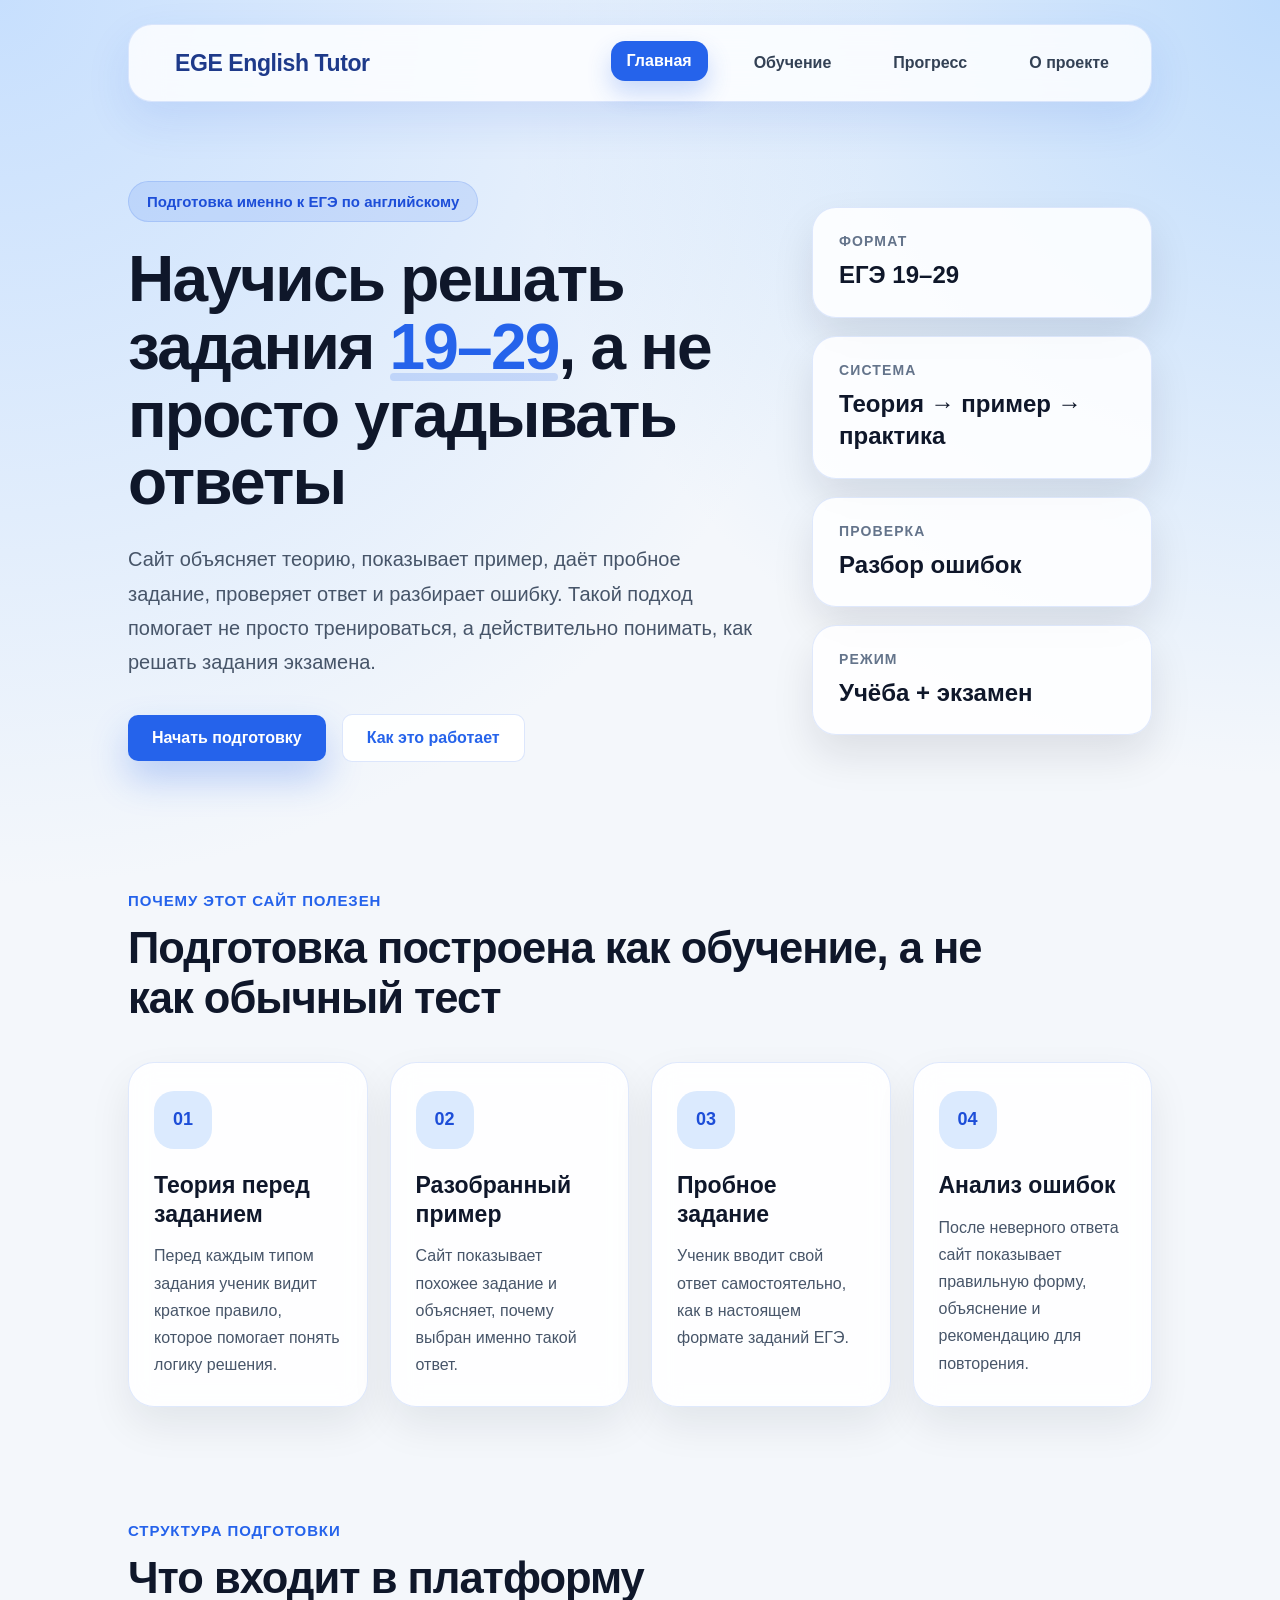
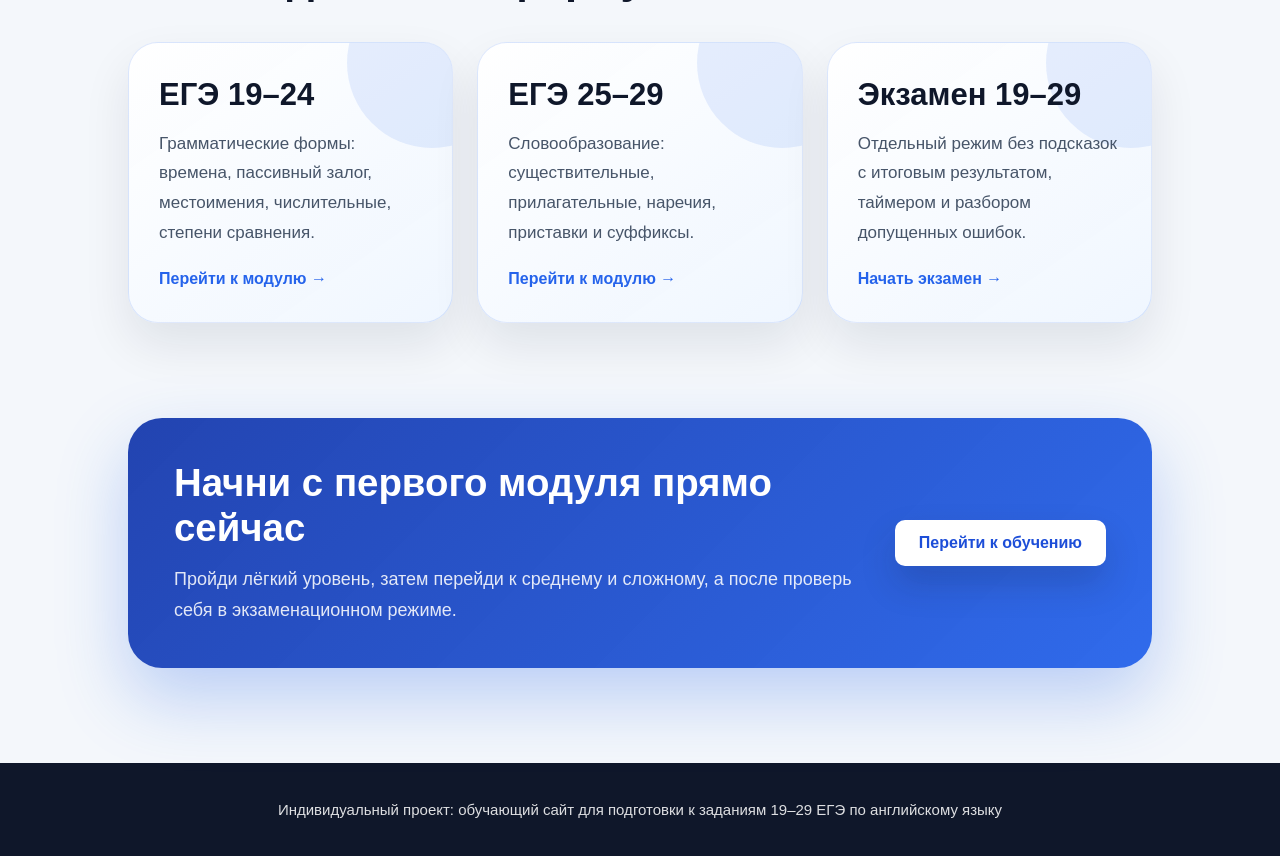
<file: index.html>
<!DOCTYPE html>
<html lang="ru">
<head>
  <meta charset="UTF-8" />
  <meta name="viewport" content="width=device-width, initial-scale=1.0" />
  <title>EGE English Tutor — подготовка к ЕГЭ 19–29</title>
  <link rel="stylesheet" href="style.css" />
</head>
<body class="home-page">

  <header class="main-header">
    <nav class="main-nav">
      <a class="logo" href="index.html">EGE English Tutor</a>

      <div class="nav-links">
        <a href="index.html" class="active-link">Главная</a>
        <a href="training.html">Обучение</a>
        <a href="progress.html">Прогресс</a>
        <a href="about.html">О проекте</a>
      </div>
    </nav>
  </header>

  <main>
    <section class="home-hero">
      <div class="home-hero-text">
        <span class="hero-label">Подготовка именно к ЕГЭ по английскому</span>

        <h1>
          Научись решать задания
          <span>19–29</span>, а не просто угадывать ответы
        </h1>

        <p>
          Сайт объясняет теорию, показывает пример, даёт пробное задание,
          проверяет ответ и разбирает ошибку. Такой подход помогает не просто
          тренироваться, а действительно понимать, как решать задания экзамена.
        </p>

        <div class="home-actions">
          <a href="training.html" class="btn hero-main-btn">
            Начать подготовку
          </a>

          <a href="#features" class="btn hero-secondary-btn">
            Как это работает
          </a>
        </div>
      </div>

      <div class="home-hero-card">
        <div class="mini-stat-card">
          <span>Формат</span>
          <strong>ЕГЭ 19–29</strong>
        </div>

        <div class="mini-stat-card">
          <span>Система</span>
          <strong>Теория → пример → практика</strong>
        </div>

        <div class="mini-stat-card">
          <span>Проверка</span>
          <strong>Разбор ошибок</strong>
        </div>

        <div class="mini-stat-card">
          <span>Режим</span>
          <strong>Учёба + экзамен</strong>
        </div>
      </div>
    </section>

    <section class="home-section" id="features">
      <div class="section-heading">
        <span>Почему этот сайт полезен</span>
        <h2>Подготовка построена как обучение, а не как обычный тест</h2>
      </div>

      <div class="features-grid">
        <article class="feature-card">
          <div class="feature-number">01</div>
          <h3>Теория перед заданием</h3>
          <p>
            Перед каждым типом задания ученик видит краткое правило,
            которое помогает понять логику решения.
          </p>
        </article>

        <article class="feature-card">
          <div class="feature-number">02</div>
          <h3>Разобранный пример</h3>
          <p>
            Сайт показывает похожее задание и объясняет, почему выбран
            именно такой ответ.
          </p>
        </article>

        <article class="feature-card">
          <div class="feature-number">03</div>
          <h3>Пробное задание</h3>
          <p>
            Ученик вводит свой ответ самостоятельно, как в настоящем
            формате заданий ЕГЭ.
          </p>
        </article>

        <article class="feature-card">
          <div class="feature-number">04</div>
          <h3>Анализ ошибок</h3>
          <p>
            После неверного ответа сайт показывает правильную форму,
            объяснение и рекомендацию для повторения.
          </p>
        </article>
      </div>
    </section>

    <section class="home-section learning-route">
      <div class="section-heading">
        <span>Структура подготовки</span>
        <h2>Что входит в платформу</h2>
      </div>

      <div class="route-grid">
        <div class="route-card">
          <h3>ЕГЭ 19–24</h3>
          <p>
            Грамматические формы: времена, пассивный залог, местоимения,
            числительные, степени сравнения.
          </p>
          <a href="training.html" class="text-link">Перейти к модулю →</a>
        </div>

        <div class="route-card">
          <h3>ЕГЭ 25–29</h3>
          <p>
            Словообразование: существительные, прилагательные, наречия,
            приставки и суффиксы.
          </p>
          <a href="training.html" class="text-link">Перейти к модулю →</a>
        </div>

        <div class="route-card">
          <h3>Экзамен 19–29</h3>
          <p>
            Отдельный режим без подсказок с итоговым результатом,
            таймером и разбором допущенных ошибок.
          </p>
          <a href="training.html" class="text-link">Начать экзамен →</a>
        </div>
      </div>
    </section>

    <section class="home-cta">
      <div>
        <h2>Начни с первого модуля прямо сейчас</h2>
        <p>
          Пройди лёгкий уровень, затем перейди к среднему и сложному,
          а после проверь себя в экзаменационном режиме.
        </p>
      </div>

      <a href="training.html" class="btn hero-main-btn">
        Перейти к обучению
      </a>
    </section>
  </main>

  <footer class="main-footer">
    <p>
      Индивидуальный проект: обучающий сайт для подготовки к заданиям
      19–29 ЕГЭ по английскому языку
    </p>
  </footer>

</body>
</html>
</file>
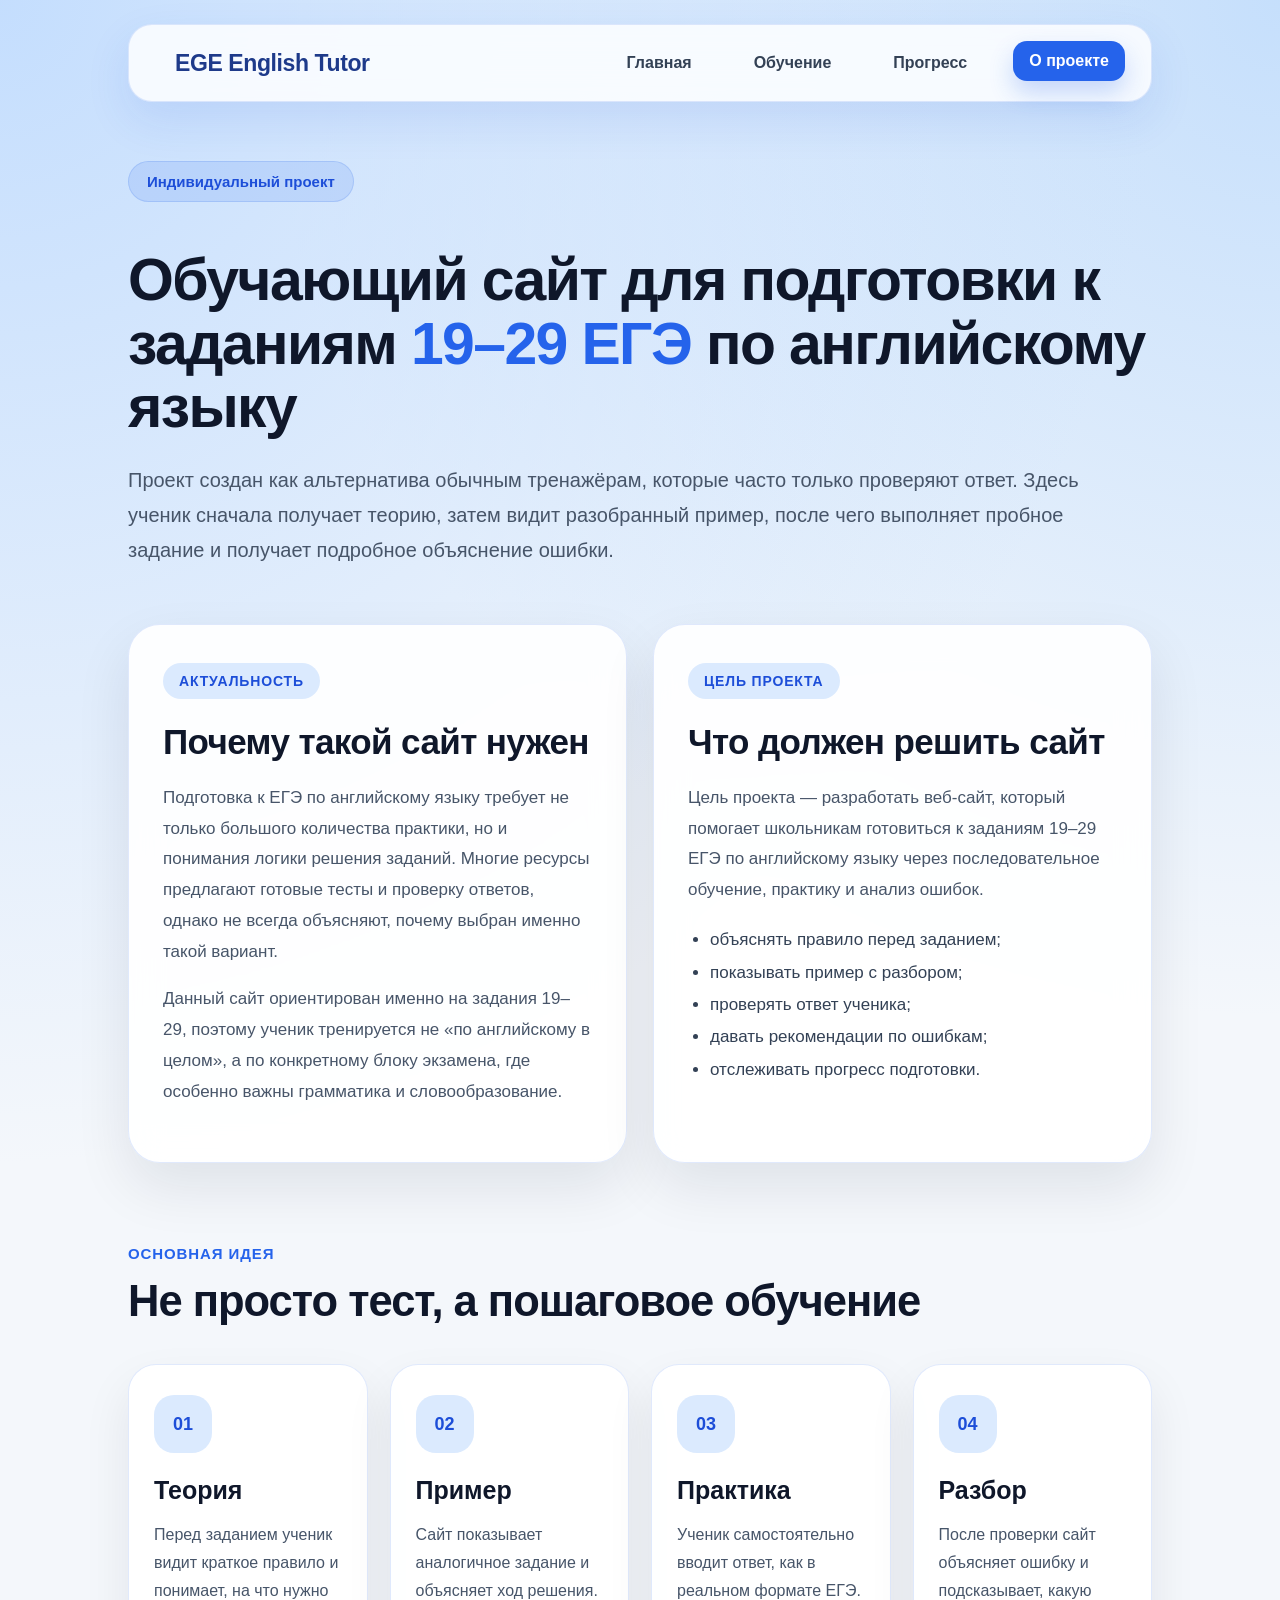
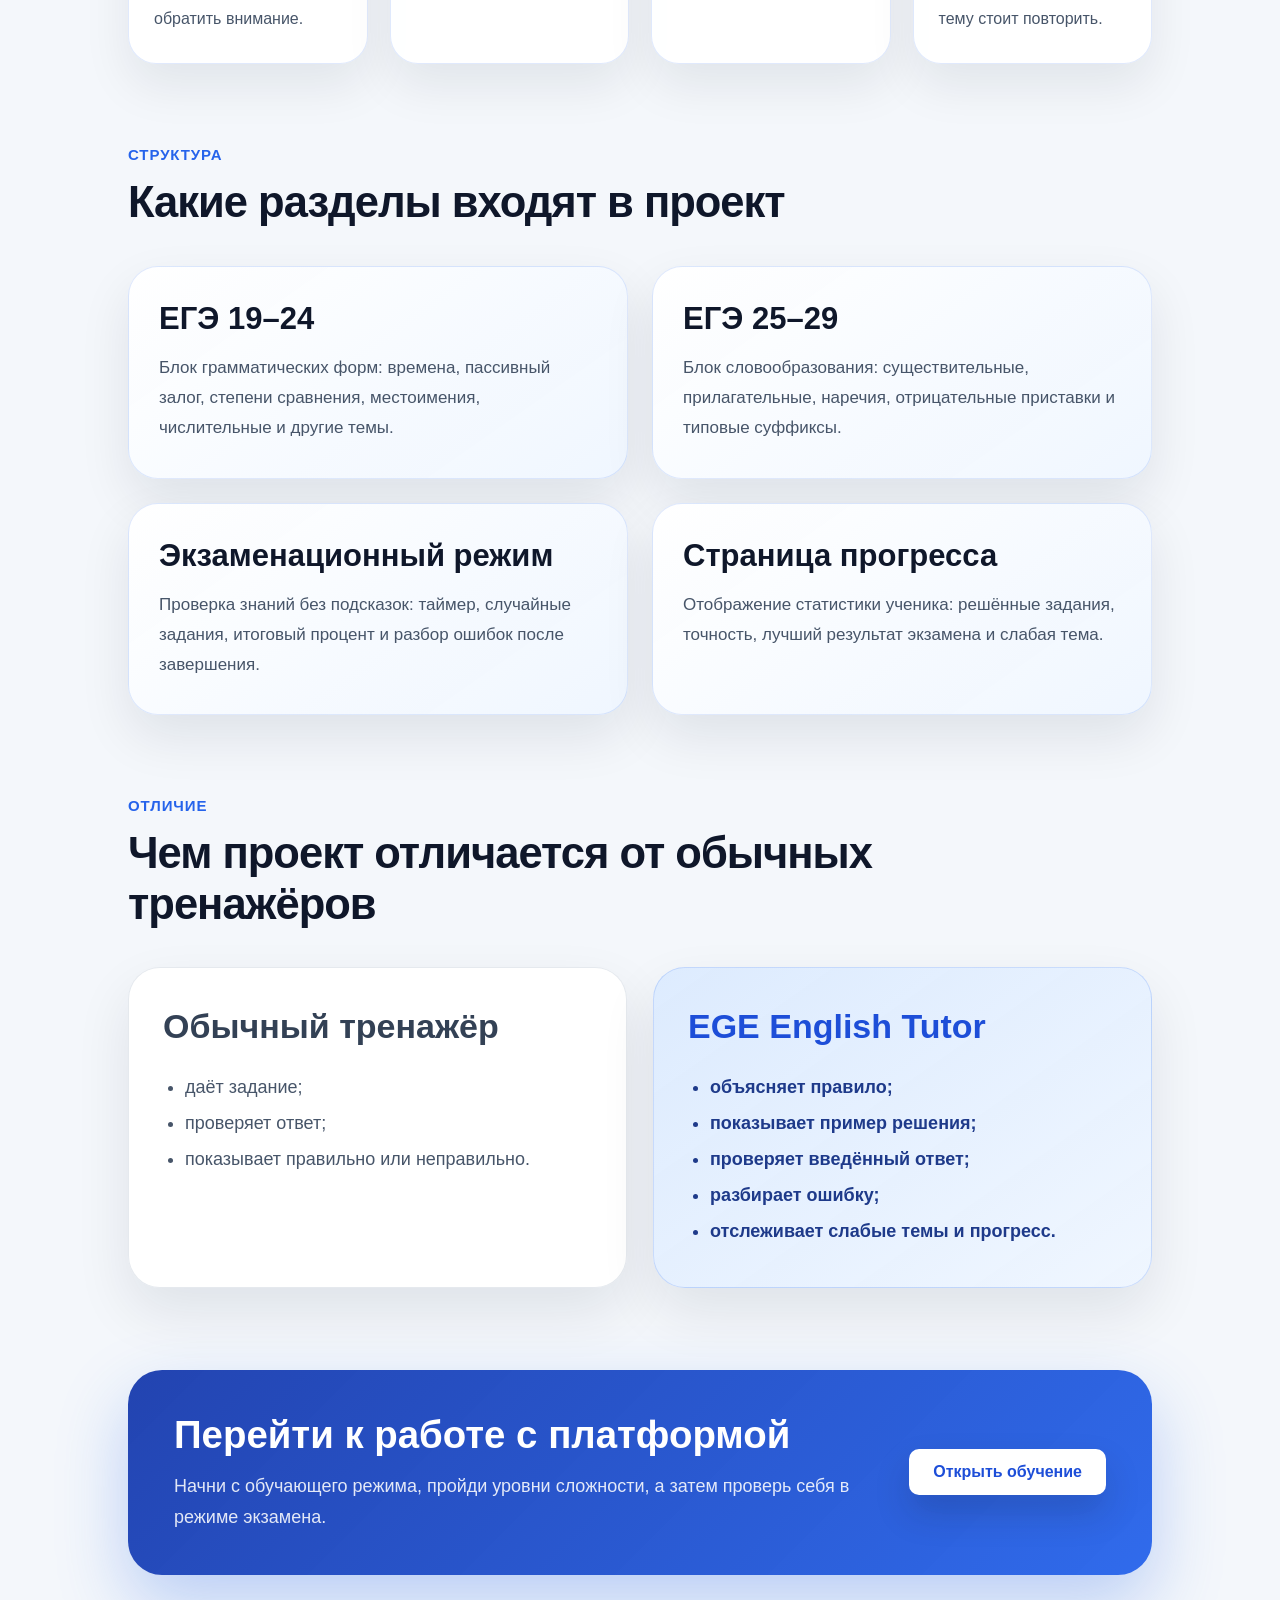
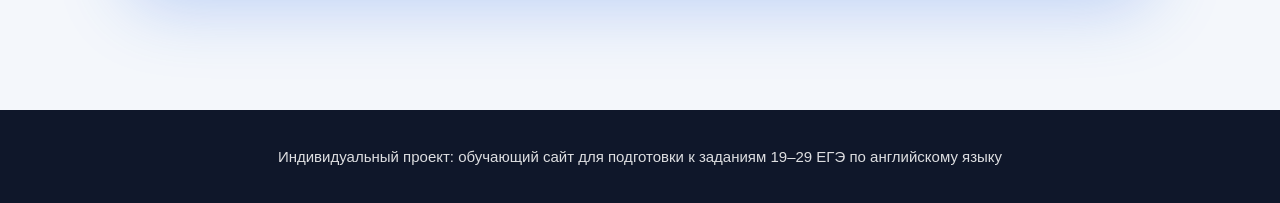
<file: about.html>
<!DOCTYPE html>
<html lang="ru">
<head>
  <meta charset="UTF-8" />
  <meta name="viewport" content="width=device-width, initial-scale=1.0" />
  <title>О проекте — EGE English Tutor</title>
  <link rel="stylesheet" href="style.css" />
</head>
<body class="about-page">

  <header class="main-header">
    <nav class="main-nav">
      <a class="logo" href="index.html">EGE English Tutor</a>

      <div class="nav-links">
        <a href="index.html">Главная</a>
        <a href="training.html">Обучение</a>
        <a href="progress.html">Прогресс</a>
        <a href="about.html" class="active-link">О проекте</a>
      </div>
    </nav>
  </header>

  <main class="about-main">
    <section class="about-hero">
      <span class="hero-label">Индивидуальный проект</span>

      <h1>
        Обучающий сайт для подготовки к заданиям
        <span>19–29 ЕГЭ</span> по английскому языку
      </h1>

      <p>
        Проект создан как альтернатива обычным тренажёрам, которые часто
        только проверяют ответ. Здесь ученик сначала получает теорию,
        затем видит разобранный пример, после чего выполняет пробное задание
        и получает подробное объяснение ошибки.
      </p>
    </section>

    <section class="about-grid">
      <article class="about-card">
        <div class="about-card-label">Актуальность</div>
        <h2>Почему такой сайт нужен</h2>
        <p>
          Подготовка к ЕГЭ по английскому языку требует не только большого
          количества практики, но и понимания логики решения заданий.
          Многие ресурсы предлагают готовые тесты и проверку ответов,
          однако не всегда объясняют, почему выбран именно такой вариант.
        </p>
        <p>
          Данный сайт ориентирован именно на задания 19–29, поэтому ученик
          тренируется не «по английскому в целом», а по конкретному блоку
          экзамена, где особенно важны грамматика и словообразование.
        </p>
      </article>

      <article class="about-card">
        <div class="about-card-label">Цель проекта</div>
        <h2>Что должен решить сайт</h2>
        <p>
          Цель проекта — разработать веб-сайт, который помогает школьникам
          готовиться к заданиям 19–29 ЕГЭ по английскому языку через
          последовательное обучение, практику и анализ ошибок.
        </p>
        <ul>
          <li>объяснять правило перед заданием;</li>
          <li>показывать пример с разбором;</li>
          <li>проверять ответ ученика;</li>
          <li>давать рекомендации по ошибкам;</li>
          <li>отслеживать прогресс подготовки.</li>
        </ul>
      </article>
    </section>

    <section class="about-section">
      <div class="section-heading">
        <span>Основная идея</span>
        <h2>Не просто тест, а пошаговое обучение</h2>
      </div>

      <div class="method-steps">
        <div class="method-step">
          <strong>01</strong>
          <h3>Теория</h3>
          <p>
            Перед заданием ученик видит краткое правило и понимает,
            на что нужно обратить внимание.
          </p>
        </div>

        <div class="method-step">
          <strong>02</strong>
          <h3>Пример</h3>
          <p>
            Сайт показывает аналогичное задание и объясняет ход решения.
          </p>
        </div>

        <div class="method-step">
          <strong>03</strong>
          <h3>Практика</h3>
          <p>
            Ученик самостоятельно вводит ответ, как в реальном формате ЕГЭ.
          </p>
        </div>

        <div class="method-step">
          <strong>04</strong>
          <h3>Разбор</h3>
          <p>
            После проверки сайт объясняет ошибку и подсказывает,
            какую тему стоит повторить.
          </p>
        </div>
      </div>
    </section>

    <section class="about-section modules-about">
      <div class="section-heading">
        <span>Структура</span>
        <h2>Какие разделы входят в проект</h2>
      </div>

      <div class="about-modules-grid">
        <article class="about-module-card">
          <h3>ЕГЭ 19–24</h3>
          <p>
            Блок грамматических форм: времена, пассивный залог,
            степени сравнения, местоимения, числительные и другие темы.
          </p>
        </article>

        <article class="about-module-card">
          <h3>ЕГЭ 25–29</h3>
          <p>
            Блок словообразования: существительные, прилагательные,
            наречия, отрицательные приставки и типовые суффиксы.
          </p>
        </article>

        <article class="about-module-card">
          <h3>Экзаменационный режим</h3>
          <p>
            Проверка знаний без подсказок: таймер, случайные задания,
            итоговый процент и разбор ошибок после завершения.
          </p>
        </article>

        <article class="about-module-card">
          <h3>Страница прогресса</h3>
          <p>
            Отображение статистики ученика: решённые задания, точность,
            лучший результат экзамена и слабая тема.
          </p>
        </article>
      </div>
    </section>

    <section class="about-section comparison-section">
      <div class="section-heading">
        <span>Отличие</span>
        <h2>Чем проект отличается от обычных тренажёров</h2>
      </div>

      <div class="comparison-grid">
        <div class="comparison-card simple-trainer">
          <h3>Обычный тренажёр</h3>
          <ul>
            <li>даёт задание;</li>
            <li>проверяет ответ;</li>
            <li>показывает правильно или неправильно.</li>
          </ul>
        </div>

        <div class="comparison-card smart-trainer">
          <h3>EGE English Tutor</h3>
          <ul>
            <li>объясняет правило;</li>
            <li>показывает пример решения;</li>
            <li>проверяет введённый ответ;</li>
            <li>разбирает ошибку;</li>
            <li>отслеживает слабые темы и прогресс.</li>
          </ul>
        </div>
      </div>
    </section>

    <section class="home-cta about-cta">
      <div>
        <h2>Перейти к работе с платформой</h2>
        <p>
          Начни с обучающего режима, пройди уровни сложности,
          а затем проверь себя в режиме экзамена.
        </p>
      </div>

      <a href="training.html" class="btn hero-main-btn">
        Открыть обучение
      </a>
    </section>
  </main>

  <footer class="main-footer">
    <p>
      Индивидуальный проект: обучающий сайт для подготовки к заданиям
      19–29 ЕГЭ по английскому языку
    </p>
  </footer>

</body>
</html>
</file>
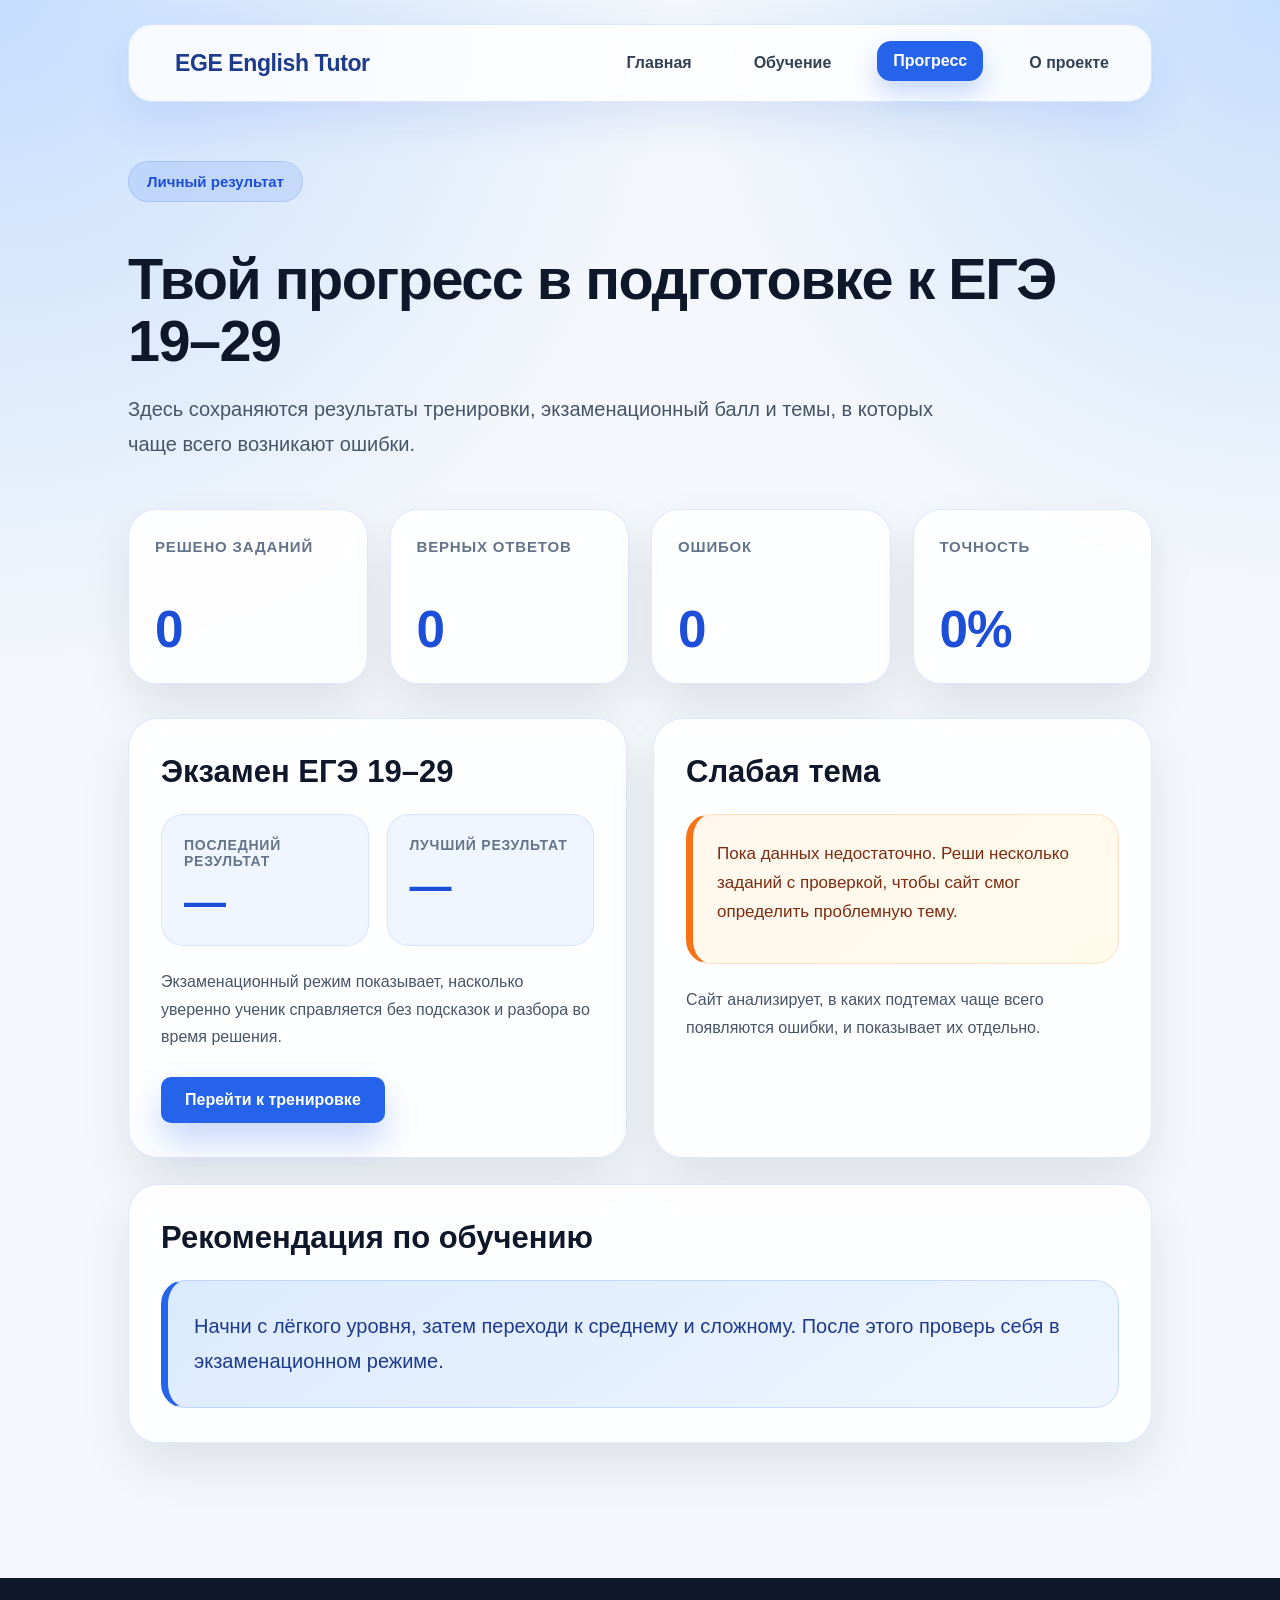
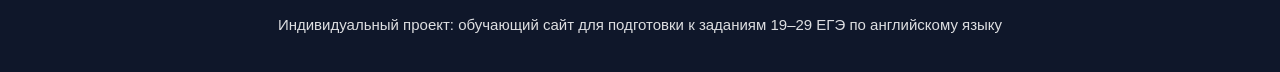
<file: progress.html>
<!DOCTYPE html>
<html lang="ru">
<head>
  <meta charset="UTF-8" />
  <meta name="viewport" content="width=device-width, initial-scale=1.0" />
  <title>Прогресс — EGE English Tutor</title>
  <link rel="stylesheet" href="style.css" />
</head>
<body class="progress-page">

  <header class="main-header">
    <nav class="main-nav">
      <a class="logo" href="index.html">EGE English Tutor</a>

      <div class="nav-links">
        <a href="index.html">Главная</a>
        <a href="training.html">Обучение</a>
        <a href="progress.html" class="active-link">Прогресс</a>
        <a href="about.html">О проекте</a>
      </div>
    </nav>
  </header>

  <main class="progress-main">
    <section class="progress-hero">
      <span class="hero-label">Личный результат</span>

      <h1>Твой прогресс в подготовке к ЕГЭ 19–29</h1>

      <p>
        Здесь сохраняются результаты тренировки, экзаменационный балл
        и темы, в которых чаще всего возникают ошибки.
      </p>
    </section>

    <section class="progress-dashboard">
      <div class="stats-grid">
        <article class="big-stat-card">
          <span>Решено заданий</span>
          <strong id="progress-total">0</strong>
        </article>

        <article class="big-stat-card">
          <span>Верных ответов</span>
          <strong id="progress-correct">0</strong>
        </article>

        <article class="big-stat-card">
          <span>Ошибок</span>
          <strong id="progress-wrong">0</strong>
        </article>

        <article class="big-stat-card">
          <span>Точность</span>
          <strong id="progress-accuracy">0%</strong>
        </article>
      </div>
    </section>

    <section class="progress-columns">
      <div class="progress-panel">
        <h2>Экзамен ЕГЭ 19–29</h2>

        <div class="exam-results-grid">
          <div class="result-mini-card">
            <span>Последний результат</span>
            <strong id="progress-last-exam">—</strong>
          </div>

          <div class="result-mini-card">
            <span>Лучший результат</span>
            <strong id="progress-best-exam">—</strong>
          </div>
        </div>

        <p class="panel-note">
          Экзаменационный режим показывает, насколько уверенно ученик
          справляется без подсказок и разбора во время решения.
        </p>

        <a href="training.html" class="btn hero-main-btn">
          Перейти к тренировке
        </a>
      </div>

      <div class="progress-panel">
        <h2>Слабая тема</h2>

        <div id="weak-topic-progress" class="weak-topic-display">
          Пока данных недостаточно. Реши несколько заданий с проверкой,
          чтобы сайт смог определить проблемную тему.
        </div>

        <p class="panel-note">
          Сайт анализирует, в каких подтемах чаще всего появляются ошибки,
          и показывает их отдельно.
        </p>
      </div>
    </section>

    <section class="progress-panel recommendations-panel">
      <h2>Рекомендация по обучению</h2>

      <div id="learning-recommendation" class="learning-recommendation">
        Начни с лёгкого уровня, затем переходи к среднему и сложному.
        После этого проверь себя в экзаменационном режиме.
      </div>
    </section>
  </main>

  <footer class="main-footer">
    <p>
      Индивидуальный проект: обучающий сайт для подготовки к заданиям
      19–29 ЕГЭ по английскому языку
    </p>
  </footer>

  <script src="progress.js"></script>
</body>
</html>
</file>
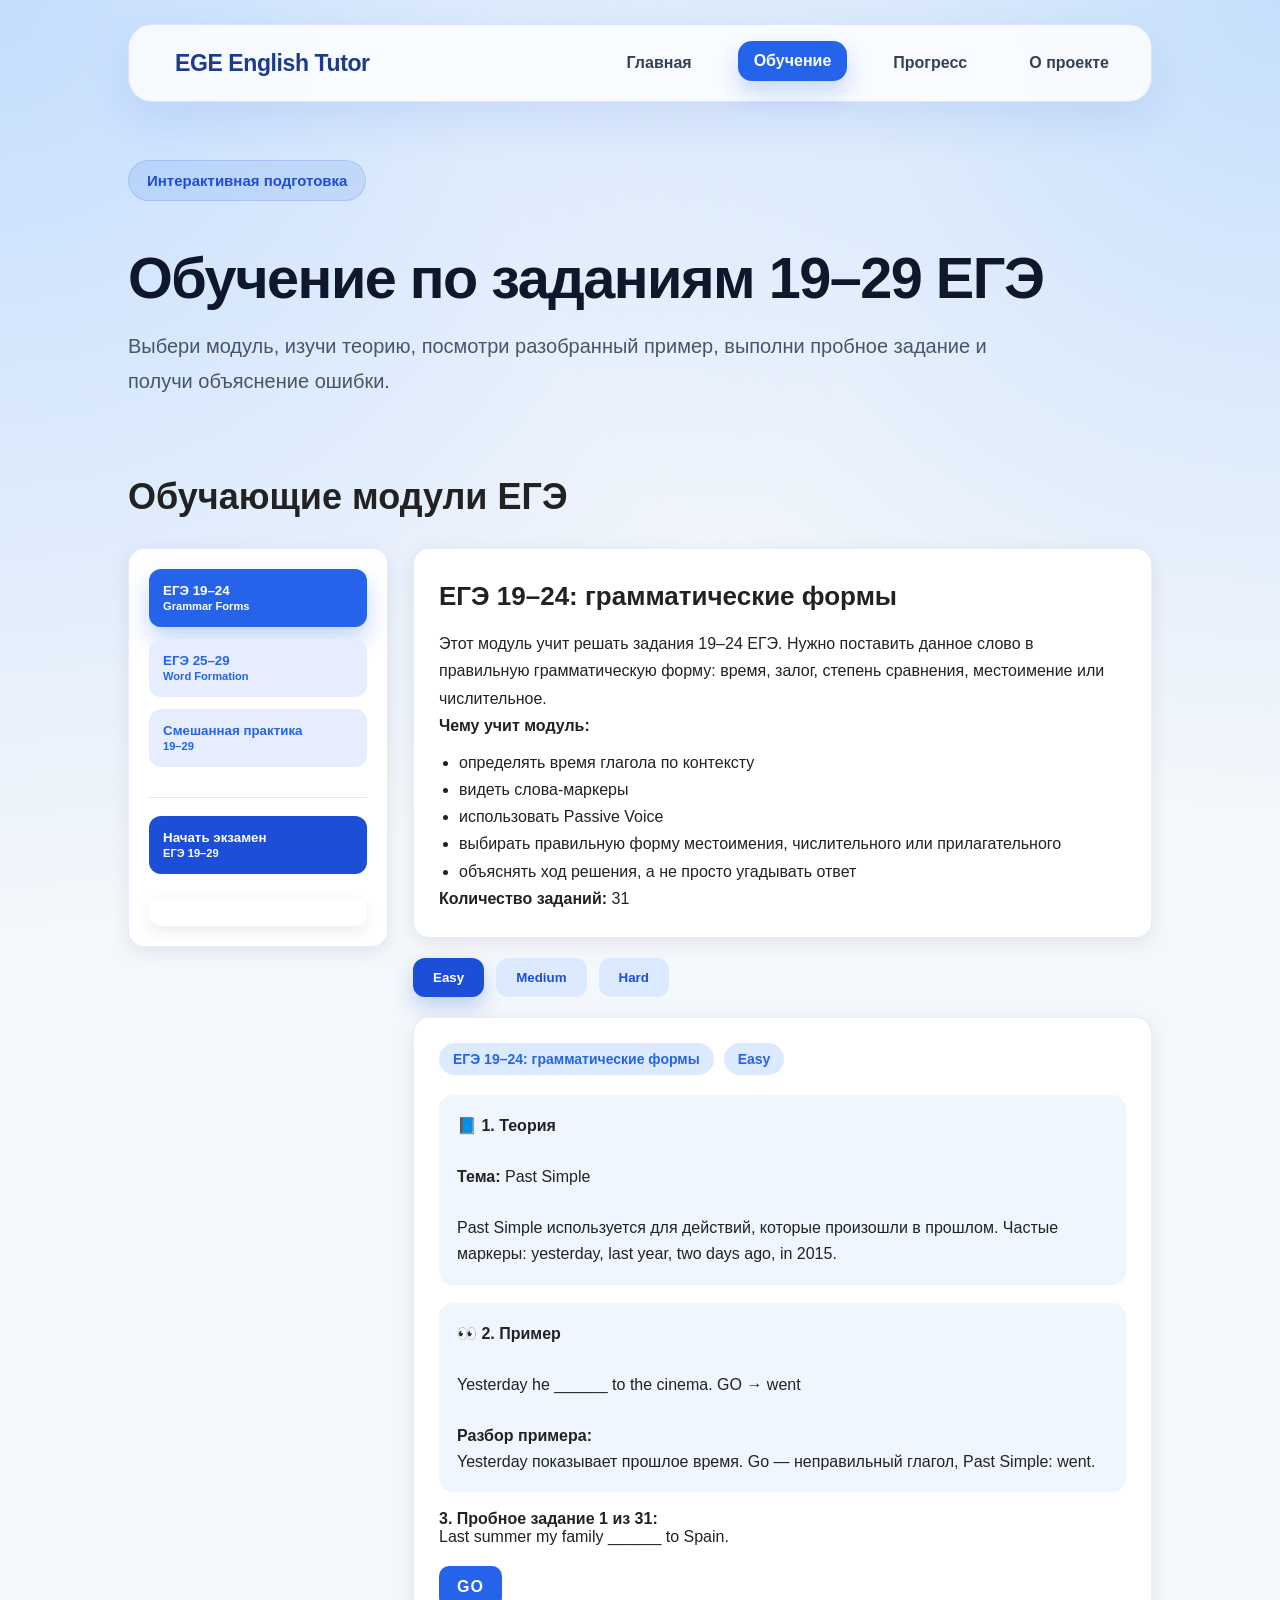
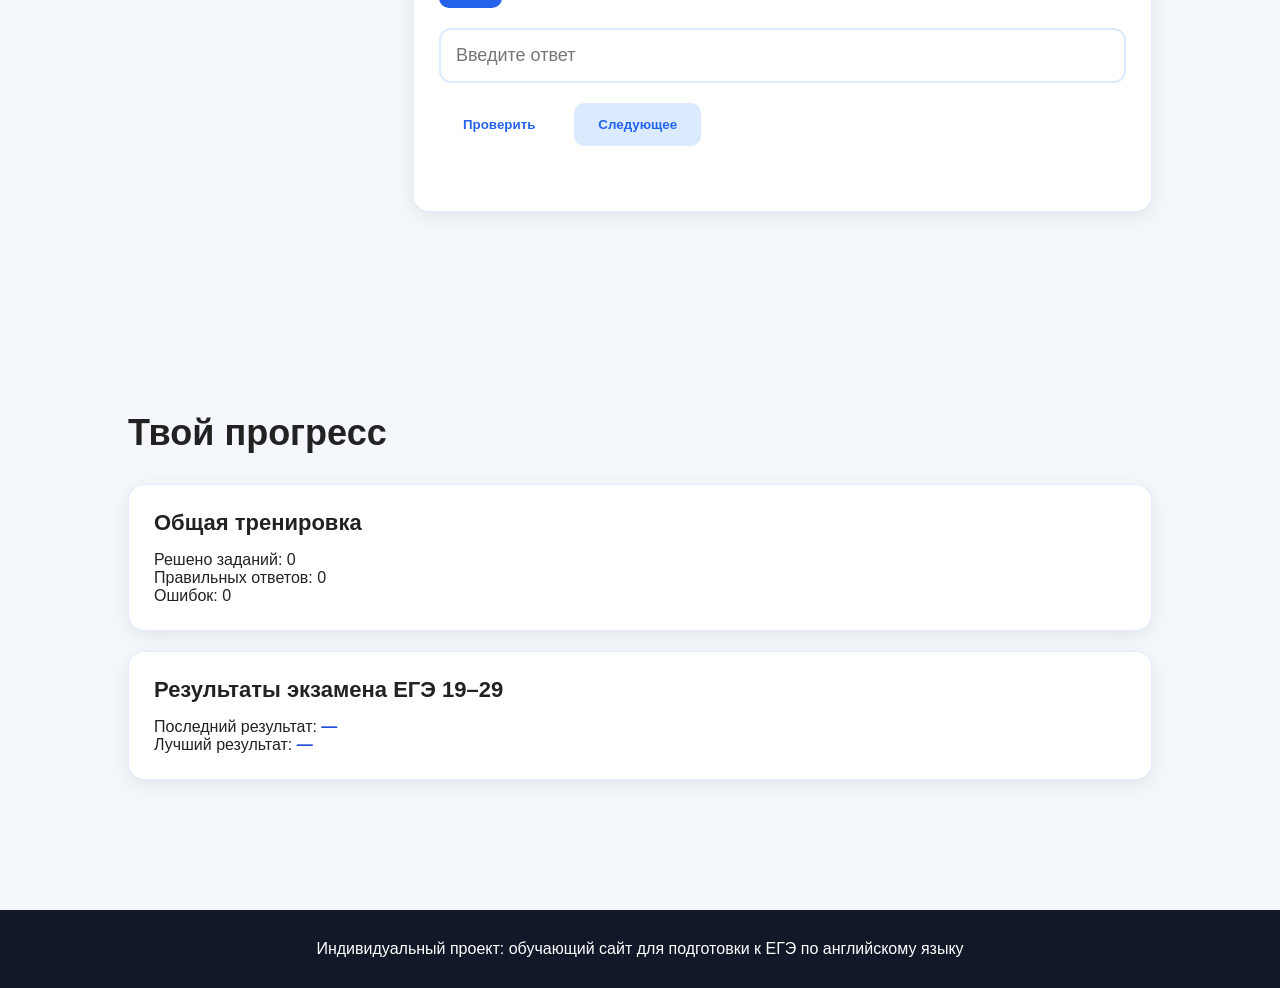
<file: training.html>
<!DOCTYPE html>
<html lang="ru">
<head>
  <meta charset="UTF-8" />
  <meta name="viewport" content="width=device-width, initial-scale=1.0" />
  <title>EGE English Tutor</title>
  <link rel="stylesheet" href="style.css" />
</head>
<body class="training-page">
  <header class="main-header">
  <nav class="main-nav">
    <a class="logo" href="index.html">EGE English Tutor</a>

    <div class="nav-links">
      <a href="index.html">Главная</a>
      <a href="training.html" class="active-link">Обучение</a>
      <a href="progress.html">Прогресс</a>
      <a href="about.html">О проекте</a>
    </div>
  </nav>
</header>

<section class="training-hero">
  <span class="hero-label">Интерактивная подготовка</span>

  <h1>Обучение по заданиям 19–29 ЕГЭ</h1>

  <p>
    Выбери модуль, изучи теорию, посмотри разобранный пример,
    выполни пробное задание и получи объяснение ошибки.
  </p>
</section>
    

  <main>
    
<section class="section" id="practice">
  <h2>Обучающие модули ЕГЭ</h2>

  <div class="module-layout">
    <aside class="module-menu">
      <button onclick="selectModule('grammarForms')" class="module-btn active">
        ЕГЭ 19–24<br>
        <small>Grammar Forms</small>
      </button>

      <button onclick="selectModule('wordFormation')" class="module-btn">
        ЕГЭ 25–29<br>
        <small>Word Formation</small>
      </button>

      <button onclick="selectModule('mixed')" class="module-btn">
        Смешанная практика<br>
        <small>19–29</small>
      </button>

      <hr class="menu-line">

      <button class="module-btn exam-menu-btn" onclick="startExamMode()">
        Начать экзамен<br>
        <small>ЕГЭ 19–29</small>
      </button>

      <div id="timer-box"></div>
    </aside>

    <div class="module-content">
      <div id="module-info"></div>

      <div class="difficulty-box">
        <button class="difficulty-btn active-difficulty" onclick="setDifficulty('Easy')">
          Easy
        </button>

        <button class="difficulty-btn" onclick="setDifficulty('Medium')">
          Medium
        </button>

        <button class="difficulty-btn" onclick="setDifficulty('Hard')">
          Hard
        </button>
      </div>

      <div class="quiz-card">
        <div class="ege-task">
          <p id="question"></p>

          <div class="word-box">
            <span id="base-word"></span>
          </div>

          <input
            type="text"
            id="answer-input"
            placeholder="Введите ответ"
          />

          <div class="buttons">
            <button class="btn" id="main-action-btn" onclick="checkAnswer()">
              Проверить
            </button>

            <button class="btn secondary-btn" onclick="nextQuestion()">
              Следующее
            </button>
          </div>

          <p id="result"></p>
        </div>
      </div>
    </div>
  </div>
</section>

<section class="section" id="progress">
  <h2>Твой прогресс</h2>

  <div class="progress-box">
    <h3>Общая тренировка</h3>
    <p>Решено заданий: <span id="total">0</span></p>
    <p>Правильных ответов: <span id="correct">0</span></p>
    <p>Ошибок: <span id="wrong">0</span></p>
  </div>

  <div class="progress-box exam-progress-box">
    <h3>Результаты экзамена ЕГЭ 19–29</h3>
    <p>Последний результат: <span id="last-exam-result">—</span></p>
    <p>Лучший результат: <span id="best-exam-result">—</span></p>
  </div>
</section>
  </main>

  <footer>
    <p>Индивидуальный проект: обучающий сайт для подготовки к ЕГЭ по английскому языку</p>
  </footer>

  <script src="script.js?v=fix-20261104-2"></script>
</body>
</html>
</file>
<file: style.css>
* {
  margin: 0;
  padding: 0;
  box-sizing: border-box;
  font-family: Arial, sans-serif;
}

body {
  background: #f4f7fb;
  color: #222;
}

.hero {
  background: linear-gradient(135deg, #1f4ed8, #3b82f6);
  color: white;
  padding: 30px 10%;
  min-height: 100vh;
}

nav {
  display: flex;
  justify-content: space-between;
  align-items: center;
}

nav a {
  color: white;
  text-decoration: none;
  margin-left: 20px;
  font-weight: bold;
}

.hero-content {
  margin-top: 120px;
  max-width: 700px;
}

.hero-content h1 {
  font-size: 52px;
  margin-bottom: 20px;
}

.hero-content p {
  font-size: 20px;
  margin-bottom: 30px;
  line-height: 1.6;
}

.btn {
  display: inline-block;
  background: white;
  color: #2563eb;
  padding: 14px 24px;
  border-radius: 10px;
  text-decoration: none;
  font-weight: bold;
  border: none;
  cursor: pointer;
  transition: 0.3s;
}

.btn:hover {
  transform: scale(1.05);
}

.section {
  padding: 80px 10%;
}

.section h2 {
  margin-bottom: 30px;
  font-size: 36px;
}

.card,
.quiz-card,
.progress-box {
  background: white;
  padding: 25px;
  border-radius: 16px;
  margin-bottom: 20px;
  box-shadow: 0 5px 20px rgba(0,0,0,0.08);
}

.card h3 {
  margin-bottom: 10px;
}

.hint {
  margin-top: 10px;
  color: #2563eb;
  font-weight: bold;
}

#answers button {
  display: block;
  width: 100%;
  margin-top: 12px;
  padding: 12px;
  border: none;
  border-radius: 10px;
  background: #e5edff;
  cursor: pointer;
  font-size: 16px;
  transition: 0.2s;
}

#answers button:hover {
  background: #c7d8ff;
}

#result {
  margin-top: 20px;
  font-weight: bold;
  font-size: 18px;
}

footer {
  background: #111827;
  color: white;
  text-align: center;
  padding: 30px;
}

@media (max-width: 768px) {
  .hero-content h1 {
    font-size: 36px;
  }

  nav {
    flex-direction: column;
    gap: 15px;
  }

  .section {
    padding: 60px 7%;
  }
}.ege-task {
  display: flex;
  flex-direction: column;
  gap: 20px;
}

.word-box {
  background: #2563eb;
  color: white;
  padding: 12px 18px;
  border-radius: 10px;
  width: fit-content;
  font-weight: bold;
  letter-spacing: 1px;
}

#answer-input {
  padding: 15px;
  border-radius: 12px;
  border: 2px solid #dbeafe;
  font-size: 18px;
  outline: none;
}

#answer-input:focus {
  border-color: #2563eb;
}

.buttons {
  display: flex;
  gap: 15px;
}

.secondary-btn {
  background: #dbeafe;
  color: #2563eb;
}

.task-top {
  display: flex;
  gap: 10px;
  margin-bottom: 20px;
}

.topic,
.level {
  background: #dbeafe;
  color: #2563eb;
  padding: 8px 14px;
  border-radius: 20px;
  font-size: 14px;
  font-weight: bold;
}

.theory-box {
  background: #eff6ff;
  padding: 18px;
  border-radius: 14px;
  line-height: 1.6;
}

.success-box {
  background: #dcfce7;
  padding: 20px;
  border-radius: 14px;
  color: #166534;
  line-height: 1.6;
}

.error-box {
  background: #fee2e2;
  padding: 20px;
  border-radius: 14px;
  color: #991b1b;
  line-height: 1.6;
}

.weak-topic-box {
  margin-top: 20px;
  background: #fef3c7;
  padding: 18px;
  border-radius: 14px;
  line-height: 1.6;
}.module-layout {
  display: grid;
  grid-template-columns: 260px 1fr;
  gap: 25px;
}

.module-menu {
  background: white;
  padding: 20px;
  border-radius: 16px;
  box-shadow: 0 5px 20px rgba(0,0,0,0.08);
  height: fit-content;
}

.module-btn {
  width: 100%;
  padding: 14px;
  margin-bottom: 12px;
  border: none;
  border-radius: 12px;
  background: #e5edff;
  color: #2563eb;
  font-weight: bold;
  cursor: pointer;
  text-align: left;
}

.module-btn.active {
  background: #2563eb;
  color: white;
}

.module-content {
  min-width: 0;
}

.module-info-card {
  background: white;
  padding: 25px;
  border-radius: 16px;
  margin-bottom: 20px;
  box-shadow: 0 5px 20px rgba(0,0,0,0.08);
  line-height: 1.7;
}

.module-info-card h3 {
  margin-bottom: 12px;
  font-size: 26px;
}

.module-info-card ul {
  margin-left: 20px;
  margin-top: 10px;
}

@media (max-width: 900px) {
  .module-layout {
    grid-template-columns: 1fr;
  }
}/* ===== DESIGN UPDATE ===== */

body {
  background:
    radial-gradient(circle at top left, #dbeafe 0, transparent 35%),
    radial-gradient(circle at bottom right, #bfdbfe 0, transparent 30%),
    #f4f7fb;
}

.hero {
  background:
    linear-gradient(135deg, rgba(31, 78, 216, 0.95), rgba(59, 130, 246, 0.9)),
    radial-gradient(circle at top right, rgba(255,255,255,0.25), transparent 35%);
}

nav,
.card,
.quiz-card,
.progress-box,
.module-menu,
.module-info-card {
  animation: fadeUp 0.7s ease both;
}

.hero-content {
  animation: fadeUp 0.9s ease both;
}

.module-info-card,
.quiz-card,
.progress-box,
.module-menu {
  border: 1px solid rgba(37, 99, 235, 0.12);
  backdrop-filter: blur(12px);
}

.module-btn,
.btn,
#answers button {
  transition: transform 0.2s ease, box-shadow 0.2s ease, background 0.2s ease;
}

.module-btn:hover,
.btn:hover,
#answers button:hover {
  transform: translateY(-3px);
  box-shadow: 0 10px 25px rgba(37, 99, 235, 0.22);
}

.module-btn.active {
  box-shadow: 0 12px 25px rgba(37, 99, 235, 0.28);
}

.theory-box,
.success-box,
.error-box,
.weak-topic-box {
  animation: fadeUp 0.45s ease both;
}

.word-box {
  animation: pulseSoft 2.2s infinite ease-in-out;
}

#answer-input {
  transition: 0.25s ease;
  background: #ffffff;
}

#answer-input:focus {
  box-shadow: 0 0 0 4px rgba(37, 99, 235, 0.15);
  transform: scale(1.01);
}

.success-box {
  border-left: 6px solid #22c55e;
}

.error-box {
  border-left: 6px solid #ef4444;
}

.weak-topic-box {
  border-left: 6px solid #f59e0b;
}

.section {
  animation: fadeUp 0.8s ease both;
}

footer {
  margin-top: 40px;
}

@keyframes fadeUp {
  from {
    opacity: 0;
    transform: translateY(22px);
  }

  to {
    opacity: 1;
    transform: translateY(0);
  }
}

@keyframes pulseSoft {
  0% {
    transform: scale(1);
    box-shadow: 0 0 0 rgba(37, 99, 235, 0);
  }

  50% {
    transform: scale(1.03);
    box-shadow: 0 10px 24px rgba(37, 99, 235, 0.25);
  }

  100% {
    transform: scale(1);
    box-shadow: 0 0 0 rgba(37, 99, 235, 0);
  }
}.exam-controls {
  display: flex;
  justify-content: space-between;
  align-items: center;
  margin-bottom: 20px;
  gap: 20px;
}

.exam-btn {
  background: #1d4ed8;
  color: white;
}

#timer-box {
  background: white;
  padding: 14px 22px;
  border-radius: 12px;
  font-weight: bold;
  box-shadow: 0 5px 15px rgba(0,0,0,0.08);
  min-width: 120px;
  text-align: center;
}

.exam-result-box {
  background: white;
  padding: 30px;
  border-radius: 18px;
  margin-top: 20px;
  line-height: 1.8;
  box-shadow: 0 5px 20px rgba(0,0,0,0.08);
  animation: fadeUp 0.5s ease;
}
.mistake-card {
  background: #fff7ed;
  border-left: 6px solid #f97316;
  padding: 18px;
  border-radius: 14px;
  margin-top: 16px;
  line-height: 1.6;
  animation: fadeUp 0.4s ease both;
}

.mistake-card h4 {
  margin-bottom: 10px;
  color: #9a3412;
}
.difficulty-box {
  display: flex;
  gap: 12px;
  margin-bottom: 20px;
  flex-wrap: wrap;
}

.difficulty-btn {
  border: none;
  padding: 12px 20px;
  border-radius: 12px;
  cursor: pointer;
  font-weight: bold;
  background: #dbeafe;
  color: #1d4ed8;
  transition: 0.25s ease;
}

.difficulty-btn:hover {
  transform: translateY(-2px);
}

.active-difficulty {
  background: #1d4ed8;
  color: white;
  box-shadow: 0 10px 20px rgba(37,99,235,0.25);
}
.menu-line {
  border: none;
  height: 1px;
  background: #dbeafe;
  margin: 18px 0;
}

.exam-menu-btn {
  background: #1d4ed8;
  color: white;
}

#timer-box {
  margin-top: 12px;
}
.exam-progress-box {
  margin-top: 20px;
}

.progress-box h3 {
  margin-bottom: 15px;
  font-size: 22px;
}

#last-exam-result,
#best-exam-result {
  font-weight: bold;
  color: #1d4ed8;
}/* =========================================================
   HOME PAGE — ГЛАВНАЯ СТРАНИЦА
   ========================================================= */

.home-page {
  min-height: 100vh;
  background:
    radial-gradient(circle at top left, rgba(191, 219, 254, 0.85), transparent 32%),
    radial-gradient(circle at top right, rgba(147, 197, 253, 0.55), transparent 28%),
    #f4f7fb;
}

/* Верхнее меню */

.main-header {
  padding: 24px 10%;
  position: relative;
  z-index: 5;
}

.main-nav {
  display: flex;
  justify-content: space-between;
  align-items: center;
  gap: 30px;
  background: rgba(255, 255, 255, 0.82);
  border: 1px solid rgba(37, 99, 235, 0.14);
  border-radius: 24px;
  padding: 18px 26px;
  box-shadow: 0 18px 45px rgba(31, 78, 216, 0.11);
  backdrop-filter: blur(16px);
  animation: fadeUp 0.7s ease both;
}

.logo {
  text-decoration: none;
  color: #1e3a8a;
  font-size: 23px;
  font-weight: 800;
  letter-spacing: -0.4px;
}

.nav-links {
  display: flex;
  align-items: center;
  gap: 10px;
  flex-wrap: wrap;
}

.nav-links a {
  text-decoration: none;
  color: #334155;
  font-weight: 700;
  padding: 11px 16px;
  border-radius: 14px;
  transition: 0.25s ease;
}

.nav-links a:hover,
.nav-links .active-link {
  color: #ffffff;
  background: #2563eb;
  transform: translateY(-2px);
  box-shadow: 0 12px 24px rgba(37, 99, 235, 0.24);
}

/* Главный экран */

.home-hero {
  padding: 55px 10% 90px;
  display: grid;
  grid-template-columns: minmax(0, 1.35fr) minmax(340px, 0.65fr);
  gap: 55px;
  align-items: center;
}

.home-hero-text {
  animation: fadeUp 0.85s ease both;
}

.hero-label {
  display: inline-flex;
  align-items: center;
  background: rgba(37, 99, 235, 0.12);
  color: #1d4ed8;
  border: 1px solid rgba(37, 99, 235, 0.16);
  padding: 11px 18px;
  border-radius: 999px;
  font-size: 15px;
  font-weight: 800;
  margin-bottom: 24px;
}

.home-hero h1 {
  font-size: clamp(46px, 5vw, 76px);
  line-height: 1.06;
  letter-spacing: -1.8px;
  color: #0f172a;
  margin-bottom: 25px;
  max-width: 980px;
}

.home-hero h1 span {
  color: #2563eb;
  position: relative;
  white-space: nowrap;
}

.home-hero h1 span::after {
  content: "";
  position: absolute;
  left: 0;
  bottom: 2px;
  width: 100%;
  height: 8px;
  border-radius: 999px;
  background: rgba(37, 99, 235, 0.18);
  z-index: -1;
}

.home-hero p {
  max-width: 840px;
  font-size: 20px;
  line-height: 1.72;
  color: #475569;
  margin-bottom: 34px;
}

.home-actions {
  display: flex;
  align-items: center;
  gap: 16px;
  flex-wrap: wrap;
}

.hero-main-btn {
  background: #2563eb;
  color: white;
  box-shadow: 0 18px 36px rgba(37, 99, 235, 0.27);
}

.hero-main-btn:hover {
  color: white;
  background: #1d4ed8;
}

.hero-secondary-btn {
  background: rgba(255, 255, 255, 0.92);
  color: #2563eb;
  border: 1px solid rgba(37, 99, 235, 0.16);
}

.hero-secondary-btn:hover {
  color: #1d4ed8;
  background: #ffffff;
}

/* Карточка справа */

.home-hero-card {
  display: grid;
  gap: 18px;
  animation: fadeUp 1s ease both;
}

.mini-stat-card {
  background: rgba(255, 255, 255, 0.86);
  border: 1px solid rgba(37, 99, 235, 0.14);
  border-radius: 24px;
  padding: 25px 26px;
  box-shadow: 0 20px 42px rgba(15, 23, 42, 0.10);
  backdrop-filter: blur(16px);
  transition: transform 0.28s ease, box-shadow 0.28s ease;
}

.mini-stat-card:hover {
  transform: translateY(-6px) scale(1.01);
  box-shadow: 0 28px 55px rgba(37, 99, 235, 0.16);
}

.mini-stat-card span {
  display: block;
  color: #64748b;
  font-size: 14px;
  font-weight: 800;
  text-transform: uppercase;
  letter-spacing: 0.08em;
  margin-bottom: 10px;
}

.mini-stat-card strong {
  display: block;
  color: #0f172a;
  font-size: 24px;
  line-height: 1.35;
}

/* Общие секции главной */

.home-section {
  padding: 40px 10% 95px;
}

.section-heading {
  max-width: 900px;
  margin-bottom: 38px;
  animation: fadeUp 0.7s ease both;
}

.section-heading span {
  display: inline-block;
  color: #2563eb;
  font-weight: 900;
  font-size: 15px;
  letter-spacing: 0.06em;
  text-transform: uppercase;
  margin-bottom: 14px;
}

.section-heading h2 {
  font-size: clamp(34px, 3.4vw, 53px);
  line-height: 1.16;
  color: #0f172a;
  letter-spacing: -1px;
}

/* Блок преимуществ */

.features-grid {
  display: grid;
  grid-template-columns: repeat(4, minmax(0, 1fr));
  gap: 22px;
}

.feature-card {
  background: rgba(255, 255, 255, 0.88);
  border: 1px solid rgba(37, 99, 235, 0.14);
  border-radius: 26px;
  padding: 28px 25px;
  box-shadow: 0 18px 42px rgba(15, 23, 42, 0.08);
  backdrop-filter: blur(14px);
  transition: transform 0.28s ease, box-shadow 0.28s ease;
  animation: fadeUp 0.8s ease both;
}

.feature-card:nth-child(2) {
  animation-delay: 0.08s;
}

.feature-card:nth-child(3) {
  animation-delay: 0.16s;
}

.feature-card:nth-child(4) {
  animation-delay: 0.24s;
}

.feature-card:hover {
  transform: translateY(-7px);
  box-shadow: 0 30px 60px rgba(37, 99, 235, 0.15);
}

.feature-number {
  width: 58px;
  height: 58px;
  border-radius: 20px;
  display: flex;
  align-items: center;
  justify-content: center;
  background: #dbeafe;
  color: #1d4ed8;
  font-size: 18px;
  font-weight: 900;
  margin-bottom: 22px;
}

.feature-card h3 {
  font-size: 23px;
  line-height: 1.25;
  color: #0f172a;
  margin-bottom: 14px;
}

.feature-card p {
  color: #475569;
  line-height: 1.7;
  font-size: 16px;
}

/* Структура подготовки */

.learning-route {
  padding-top: 20px;
}

.route-grid {
  display: grid;
  grid-template-columns: repeat(3, minmax(0, 1fr));
  gap: 24px;
}

.route-card {
  position: relative;
  overflow: hidden;
  background: linear-gradient(145deg, rgba(255,255,255,0.97), rgba(239,246,255,0.96));
  border: 1px solid rgba(37, 99, 235, 0.14);
  border-radius: 30px;
  padding: 34px 30px;
  min-height: 280px;
  box-shadow: 0 22px 48px rgba(15, 23, 42, 0.09);
  transition: transform 0.28s ease, box-shadow 0.28s ease;
  animation: fadeUp 0.8s ease both;
}

.route-card::before {
  content: "";
  position: absolute;
  width: 170px;
  height: 170px;
  border-radius: 50%;
  right: -65px;
  top: -65px;
  background: rgba(37, 99, 235, 0.10);
}

.route-card:hover {
  transform: translateY(-8px);
  box-shadow: 0 34px 68px rgba(37, 99, 235, 0.16);
}

.route-card h3 {
  position: relative;
  z-index: 1;
  font-size: 31px;
  color: #0f172a;
  margin-bottom: 16px;
}

.route-card p {
  position: relative;
  z-index: 1;
  color: #475569;
  font-size: 17px;
  line-height: 1.75;
  margin-bottom: 22px;
}

.text-link {
  position: relative;
  z-index: 1;
  display: inline-block;
  text-decoration: none;
  color: #2563eb;
  font-weight: 900;
  transition: 0.25s ease;
}

.text-link:hover {
  transform: translateX(5px);
  color: #1d4ed8;
}

/* Финальный CTA */

.home-cta {
  margin: 0 10% 95px;
  border-radius: 34px;
  padding: 42px 46px;
  background:
    linear-gradient(135deg, rgba(30, 64, 175, 0.98), rgba(37, 99, 235, 0.95));
  color: #ffffff;
  display: flex;
  align-items: center;
  justify-content: space-between;
  gap: 35px;
  box-shadow: 0 30px 70px rgba(37, 99, 235, 0.28);
  animation: fadeUp 0.9s ease both;
}

.home-cta h2 {
  font-size: clamp(30px, 3vw, 46px);
  line-height: 1.18;
  margin-bottom: 14px;
}

.home-cta p {
  max-width: 800px;
  color: rgba(255, 255, 255, 0.87);
  font-size: 18px;
  line-height: 1.7;
}

.home-cta .hero-main-btn {
  background: white;
  color: #1d4ed8;
  white-space: nowrap;
  box-shadow: 0 18px 35px rgba(15, 23, 42, 0.18);
}

.home-cta .hero-main-btn:hover {
  background: #eff6ff;
  color: #1e40af;
}

/* Футер главной */

.main-footer {
  background: #0f172a;
  color: rgba(255, 255, 255, 0.86);
  text-align: center;
  padding: 34px 10%;
  font-size: 15px;
  line-height: 1.7;
}

/* Адаптация */

@media (max-width: 1180px) {
  .features-grid {
    grid-template-columns: repeat(2, minmax(0, 1fr));
  }

  .home-hero {
    grid-template-columns: 1fr;
  }

  .home-hero-card {
    grid-template-columns: repeat(2, minmax(0, 1fr));
  }

  .route-grid {
    grid-template-columns: 1fr;
  }

  .home-cta {
    flex-direction: column;
    align-items: flex-start;
  }
}

@media (max-width: 820px) {
  .main-header {
    padding: 18px 6%;
  }

  .main-nav {
    flex-direction: column;
    align-items: flex-start;
    padding: 20px;
  }

  .nav-links {
    width: 100%;
  }

  .home-hero,
  .home-section {
    padding-left: 6%;
    padding-right: 6%;
  }

  .home-hero {
    padding-top: 38px;
  }

  .home-hero p {
    font-size: 18px;
  }

  .home-hero-card {
    grid-template-columns: 1fr;
  }

  .features-grid {
    grid-template-columns: 1fr;
  }

  .home-cta {
    margin-left: 6%;
    margin-right: 6%;
    padding: 34px 26px;
  }
}/* =========================================================
   PROGRESS PAGE — СТРАНИЦА ПРОГРЕССА
   ========================================================= */

.progress-page {
  min-height: 100vh;
  background:
    radial-gradient(circle at top left, rgba(191, 219, 254, 0.9), transparent 32%),
    radial-gradient(circle at top right, rgba(147, 197, 253, 0.48), transparent 28%),
    #f4f7fb;
}

.progress-main {
  padding: 35px 10% 95px;
}

.progress-hero {
  max-width: 1000px;
  margin-bottom: 48px;
  animation: fadeUp 0.75s ease both;
}

.progress-hero h1 {
  font-size: clamp(42px, 4.5vw, 68px);
  line-height: 1.08;
  color: #0f172a;
  letter-spacing: -1.5px;
  margin: 22px 0 20px;
}

.progress-hero p {
  max-width: 850px;
  font-size: 20px;
  line-height: 1.72;
  color: #475569;
}

/* Большие карточки статистики */

.progress-dashboard {
  margin-bottom: 34px;
}

.stats-grid {
  display: grid;
  grid-template-columns: repeat(4, minmax(0, 1fr));
  gap: 22px;
}

.big-stat-card {
  background: rgba(255, 255, 255, 0.9);
  border: 1px solid rgba(37, 99, 235, 0.14);
  border-radius: 28px;
  padding: 28px 26px;
  min-height: 175px;
  display: flex;
  flex-direction: column;
  justify-content: space-between;
  box-shadow: 0 22px 48px rgba(15, 23, 42, 0.09);
  backdrop-filter: blur(15px);
  transition: transform 0.28s ease, box-shadow 0.28s ease;
  animation: fadeUp 0.8s ease both;
}

.big-stat-card:nth-child(2) {
  animation-delay: 0.06s;
}

.big-stat-card:nth-child(3) {
  animation-delay: 0.12s;
}

.big-stat-card:nth-child(4) {
  animation-delay: 0.18s;
}

.big-stat-card:hover {
  transform: translateY(-7px);
  box-shadow: 0 32px 62px rgba(37, 99, 235, 0.16);
}

.big-stat-card span {
  color: #64748b;
  font-size: 15px;
  font-weight: 900;
  text-transform: uppercase;
  letter-spacing: 0.055em;
}

.big-stat-card strong {
  color: #1d4ed8;
  font-size: clamp(48px, 4vw, 68px);
  line-height: 1;
  letter-spacing: -1px;
}

/* Две большие колонки */

.progress-columns {
  display: grid;
  grid-template-columns: repeat(2, minmax(0, 1fr));
  gap: 26px;
  margin-bottom: 26px;
}

.progress-panel {
  background: rgba(255, 255, 255, 0.91);
  border: 1px solid rgba(37, 99, 235, 0.14);
  border-radius: 30px;
  padding: 34px 32px;
  box-shadow: 0 22px 52px rgba(15, 23, 42, 0.09);
  backdrop-filter: blur(16px);
  animation: fadeUp 0.85s ease both;
}

.progress-panel h2 {
  font-size: 31px;
  line-height: 1.2;
  color: #0f172a;
  margin-bottom: 24px;
}

.exam-results-grid {
  display: grid;
  grid-template-columns: repeat(2, minmax(0, 1fr));
  gap: 18px;
  margin-bottom: 22px;
}

.result-mini-card {
  background: #eff6ff;
  border: 1px solid rgba(37, 99, 235, 0.12);
  border-radius: 22px;
  padding: 22px;
}

.result-mini-card span {
  display: block;
  color: #64748b;
  font-size: 14px;
  font-weight: 900;
  text-transform: uppercase;
  letter-spacing: 0.055em;
  margin-bottom: 12px;
}

.result-mini-card strong {
  display: block;
  color: #1d4ed8;
  font-size: 42px;
  line-height: 1;
}

.panel-note {
  color: #475569;
  font-size: 16px;
  line-height: 1.72;
  margin: 22px 0 26px;
}

/* Слабая тема */

.weak-topic-display {
  background: linear-gradient(145deg, #fff7ed, #fffbeb);
  border: 1px solid rgba(249, 115, 22, 0.18);
  border-left: 7px solid #f97316;
  border-radius: 24px;
  padding: 25px 24px;
  color: #7c2d12;
  font-size: 17px;
  line-height: 1.7;
  min-height: 150px;
}

.weak-topic-display strong {
  display: block;
  color: #9a3412;
  font-size: 22px;
  margin-bottom: 10px;
}

.weak-topic-display p {
  margin: 0;
}

/* Рекомендация */

.recommendations-panel {
  margin-top: 0;
}

.learning-recommendation {
  background: linear-gradient(145deg, #dbeafe, #eff6ff);
  border: 1px solid rgba(37, 99, 235, 0.16);
  border-left: 7px solid #2563eb;
  border-radius: 24px;
  padding: 28px 26px;
  color: #1e3a8a;
  font-size: 20px;
  line-height: 1.75;
}

/* Адаптация */

@media (max-width: 1180px) {
  .stats-grid {
    grid-template-columns: repeat(2, minmax(0, 1fr));
  }

  .progress-columns {
    grid-template-columns: 1fr;
  }
}

@media (max-width: 820px) {
  .progress-main {
    padding-left: 6%;
    padding-right: 6%;
  }

  .progress-hero p {
    font-size: 18px;
  }

  .stats-grid {
    grid-template-columns: 1fr;
  }

  .exam-results-grid {
    grid-template-columns: 1fr;
  }

  .progress-panel {
    padding: 28px 22px;
  }
}/* =========================================================
   ABOUT PAGE — СТРАНИЦА «О ПРОЕКТЕ»
   ========================================================= */

.about-page {
  min-height: 100vh;
  background:
    radial-gradient(circle at top left, rgba(191, 219, 254, 0.9), transparent 32%),
    radial-gradient(circle at top right, rgba(147, 197, 253, 0.48), transparent 28%),
    #f4f7fb;
}

.about-main {
  padding: 35px 10% 95px;
}

/* Первый экран */

.about-hero {
  max-width: 1120px;
  margin-bottom: 56px;
  animation: fadeUp 0.78s ease both;
}

.about-hero h1 {
  font-size: clamp(42px, 4.6vw, 70px);
  line-height: 1.08;
  color: #0f172a;
  letter-spacing: -1.6px;
  margin: 22px 0 24px;
}

.about-hero h1 span {
  color: #2563eb;
}

.about-hero p {
  max-width: 1000px;
  font-size: 20px;
  line-height: 1.76;
  color: #475569;
}

/* Две основные карточки */

.about-grid {
  display: grid;
  grid-template-columns: repeat(2, minmax(0, 1fr));
  gap: 26px;
  margin-bottom: 82px;
}

.about-card {
  background: rgba(255, 255, 255, 0.92);
  border: 1px solid rgba(37, 99, 235, 0.14);
  border-radius: 32px;
  padding: 38px 34px;
  box-shadow: 0 24px 56px rgba(15, 23, 42, 0.09);
  backdrop-filter: blur(16px);
  animation: fadeUp 0.85s ease both;
}

.about-card:nth-child(2) {
  animation-delay: 0.08s;
}

.about-card-label {
  display: inline-flex;
  background: #dbeafe;
  color: #1d4ed8;
  padding: 10px 16px;
  border-radius: 999px;
  font-size: 14px;
  font-weight: 900;
  text-transform: uppercase;
  letter-spacing: 0.06em;
  margin-bottom: 22px;
}

.about-card h2 {
  font-size: 35px;
  line-height: 1.18;
  color: #0f172a;
  margin-bottom: 20px;
  letter-spacing: -0.6px;
}

.about-card p {
  color: #475569;
  font-size: 17px;
  line-height: 1.82;
  margin-bottom: 16px;
}

.about-card ul {
  margin-top: 18px;
  margin-left: 22px;
  color: #334155;
  font-size: 17px;
  line-height: 1.9;
}

/* Общие секции */

.about-section {
  margin-bottom: 82px;
}

/* Методика */

.method-steps {
  display: grid;
  grid-template-columns: repeat(4, minmax(0, 1fr));
  gap: 22px;
}

.method-step {
  background: rgba(255, 255, 255, 0.92);
  border: 1px solid rgba(37, 99, 235, 0.14);
  border-radius: 28px;
  padding: 30px 25px;
  box-shadow: 0 22px 48px rgba(15, 23, 42, 0.08);
  transition: transform 0.28s ease, box-shadow 0.28s ease;
  animation: fadeUp 0.82s ease both;
}

.method-step:nth-child(2) {
  animation-delay: 0.08s;
}

.method-step:nth-child(3) {
  animation-delay: 0.16s;
}

.method-step:nth-child(4) {
  animation-delay: 0.24s;
}

.method-step:hover {
  transform: translateY(-7px);
  box-shadow: 0 32px 64px rgba(37, 99, 235, 0.15);
}

.method-step strong {
  display: inline-flex;
  width: 58px;
  height: 58px;
  border-radius: 20px;
  align-items: center;
  justify-content: center;
  background: #dbeafe;
  color: #1d4ed8;
  font-size: 18px;
  font-weight: 900;
  margin-bottom: 22px;
}

.method-step h3 {
  color: #0f172a;
  font-size: 25px;
  line-height: 1.25;
  margin-bottom: 14px;
}

.method-step p {
  color: #475569;
  font-size: 16px;
  line-height: 1.76;
}

/* Модули */

.about-modules-grid {
  display: grid;
  grid-template-columns: repeat(2, minmax(0, 1fr));
  gap: 24px;
}

.about-module-card {
  background:
    linear-gradient(145deg, rgba(255,255,255,0.97), rgba(239,246,255,0.96));
  border: 1px solid rgba(37, 99, 235, 0.14);
  border-radius: 30px;
  padding: 34px 30px;
  box-shadow: 0 22px 52px rgba(15, 23, 42, 0.09);
  transition: transform 0.28s ease, box-shadow 0.28s ease;
  animation: fadeUp 0.85s ease both;
}

.about-module-card:hover {
  transform: translateY(-7px);
  box-shadow: 0 34px 66px rgba(37, 99, 235, 0.16);
}

.about-module-card h3 {
  font-size: 31px;
  color: #0f172a;
  margin-bottom: 16px;
}

.about-module-card p {
  font-size: 17px;
  line-height: 1.78;
  color: #475569;
}

/* Сравнение */

.comparison-grid {
  display: grid;
  grid-template-columns: repeat(2, minmax(0, 1fr));
  gap: 26px;
}

.comparison-card {
  border-radius: 32px;
  padding: 38px 34px;
  box-shadow: 0 24px 56px rgba(15, 23, 42, 0.09);
  animation: fadeUp 0.85s ease both;
}

.comparison-card h3 {
  font-size: 34px;
  line-height: 1.2;
  margin-bottom: 22px;
}

.comparison-card ul {
  margin-left: 22px;
  font-size: 18px;
  line-height: 2;
}

.simple-trainer {
  background: rgba(255, 255, 255, 0.92);
  border: 1px solid rgba(148, 163, 184, 0.24);
}

.simple-trainer h3 {
  color: #334155;
}

.simple-trainer ul {
  color: #475569;
}

.smart-trainer {
  background:
    linear-gradient(145deg, rgba(219, 234, 254, 0.95), rgba(239, 246, 255, 0.98));
  border: 1px solid rgba(37, 99, 235, 0.18);
}

.smart-trainer h3 {
  color: #1d4ed8;
}

.smart-trainer ul {
  color: #1e3a8a;
  font-weight: 600;
}

/* CTA */

.about-cta {
  margin-left: 0;
  margin-right: 0;
  margin-bottom: 0;
}

/* Адаптация */

@media (max-width: 1180px) {
  .about-grid,
  .comparison-grid {
    grid-template-columns: 1fr;
  }

  .method-steps {
    grid-template-columns: repeat(2, minmax(0, 1fr));
  }

  .about-modules-grid {
    grid-template-columns: 1fr;
  }
}

@media (max-width: 820px) {
  .about-main {
    padding-left: 6%;
    padding-right: 6%;
  }

  .about-hero p {
    font-size: 18px;
  }

  .about-card {
    padding: 30px 24px;
  }

  .about-card h2 {
    font-size: 30px;
  }

  .method-steps {
    grid-template-columns: 1fr;
  }

  .comparison-card {
    padding: 30px 24px;
  }

  .comparison-card h3 {
    font-size: 29px;
  }
}/* =========================================================
   TRAINING PAGE — СТРАНИЦА ОБУЧЕНИЯ
   ========================================================= */

.training-page {
  min-height: 100vh;
  background:
    radial-gradient(circle at top left, rgba(191, 219, 254, 0.9), transparent 32%),
    radial-gradient(circle at top right, rgba(147, 197, 253, 0.48), transparent 28%),
    #f4f7fb;
}

.training-hero {
  padding: 34px 10% 36px;
  max-width: 1180px;
  animation: fadeUp 0.78s ease both;
}

.training-hero h1 {
  font-size: clamp(42px, 4.5vw, 68px);
  line-height: 1.08;
  color: #0f172a;
  letter-spacing: -1.5px;
  margin: 22px 0 20px;
}

.training-hero p {
  max-width: 900px;
  font-size: 20px;
  line-height: 1.72;
  color: #475569;
}

.training-page #practice {
  padding-top: 42px;
}

.training-page #progress {
  margin-top: 20px;
}

.training-page footer {
  margin-top: 30px;
}

@media (max-width: 820px) {
  .training-hero {
    padding-left: 6%;
    padding-right: 6%;
  }

  .training-hero p {
    font-size: 18px;
  }
}
</file>
